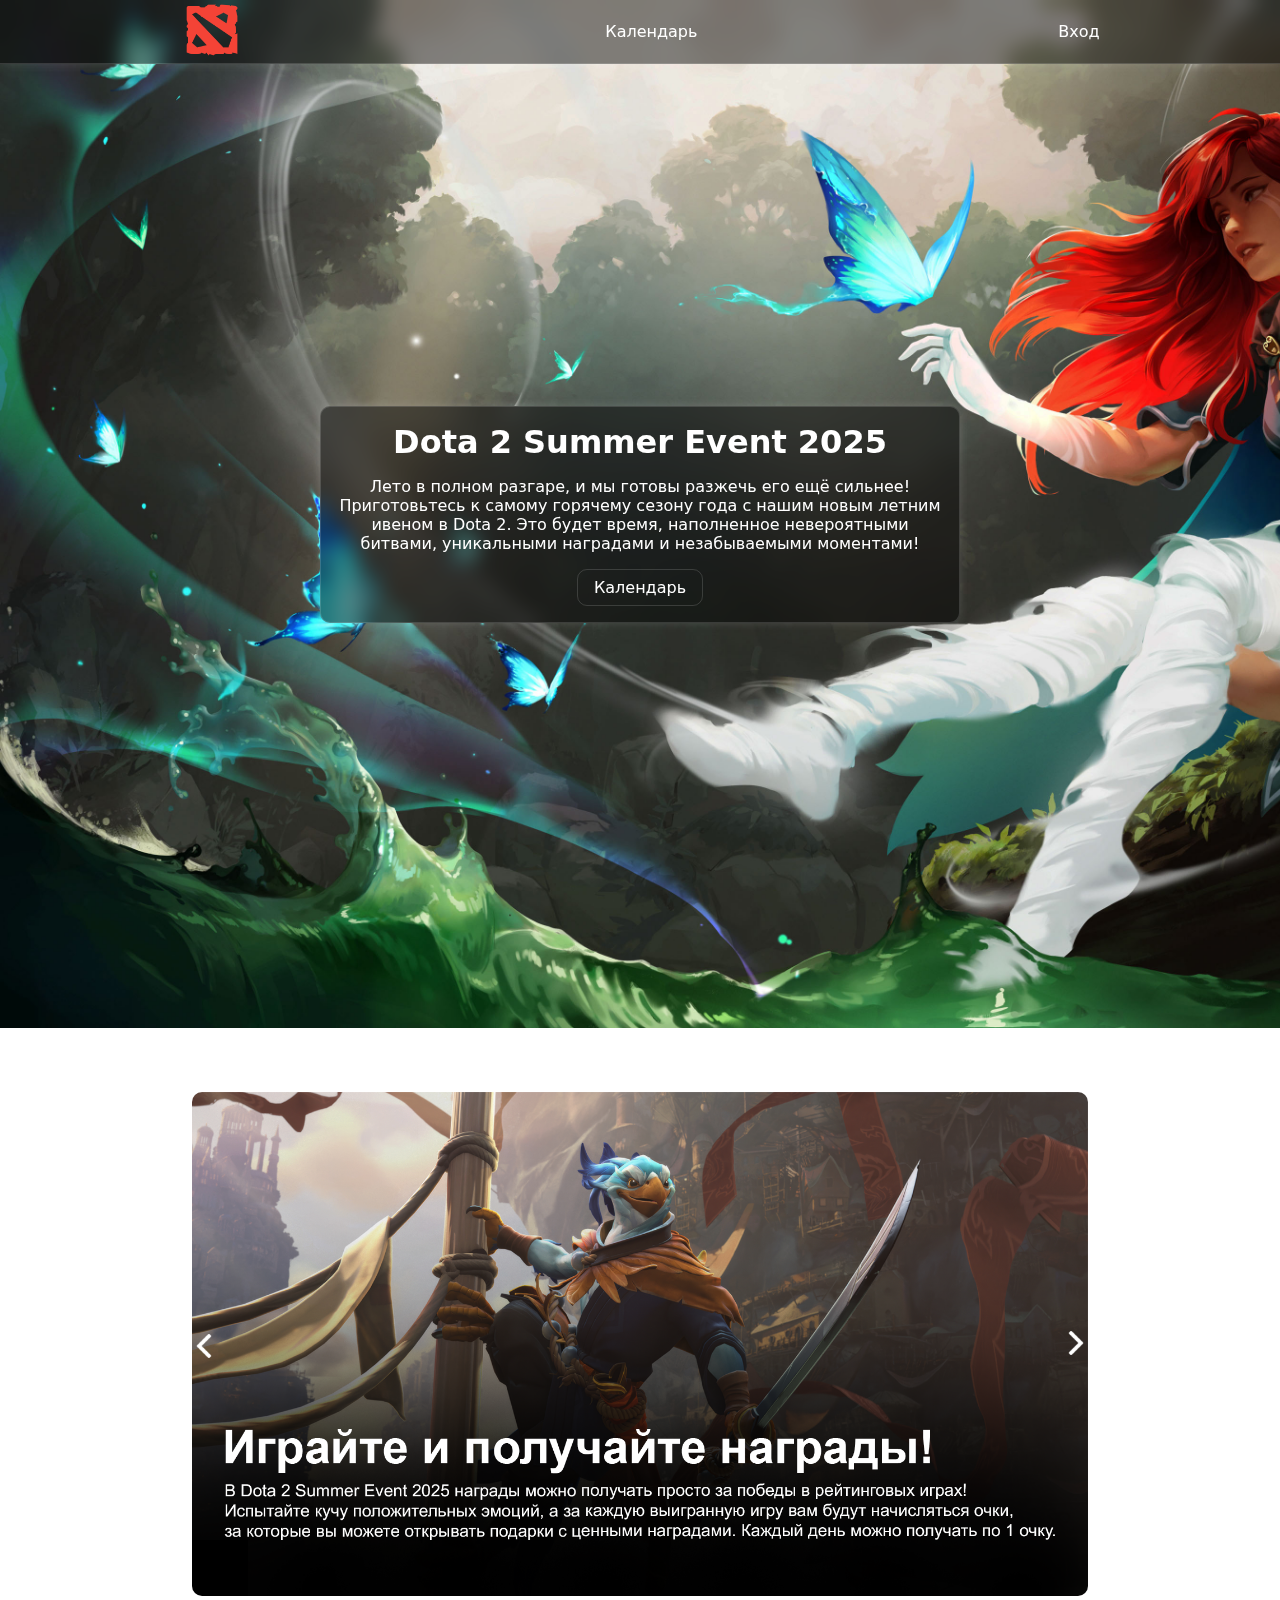
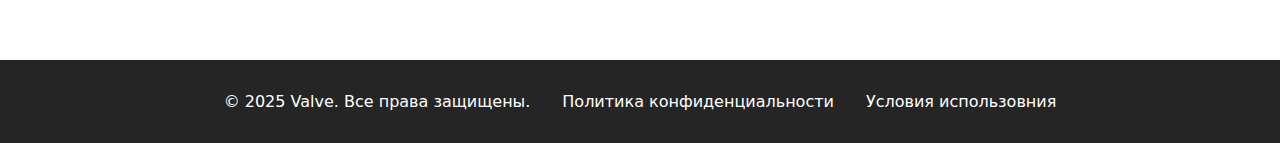
<file: index.html>
<!DOCTYPE html>
<html lang="en">
<head>
    <meta charset="UTF-8">
    <meta name="viewport" content="width=device-width, initial-scale=1.0">
    <title>Dota 2 - Summer Evemt 2025</title>
    <link rel="stylesheet" href="assets/styles/style-base.css">
    <link rel="stylesheet" href="assets/styles/style-index.css">
</head>
<body>
    <nav>
        <a href="index.html" class="logo">
            <img src="assets/images/dota2logo.png" alt="">
        </a>
        <a href="pages/login.html" class="calendar">Календарь</a>
        <div class="auth">
            <a href="pages/login.html">Вход</a>
        </div>
    </nav>
    <div class="main-container">
        <div class="info">
            <h1>Dota 2 Summer Event 2025</h1>
            <p class="text">Лето в полном разгаре, и мы готовы разжечь его ещё сильнее! Приготовьтесь к самому горячему сезону года с нашим новым летним ивеном в Dota 2. Это будет время, наполненное невероятными битвами, уникальными наградами и незабываемыми моментами!</p>
            <a href="pages/login.html" class="btn">Календарь</a>
        </div>
    </div>
    <div class="slider">
        <div class="slides">
            <img src="assets/images/agit1.png" alt="" class="slider-image-1 slider-image">
            <img src="assets/images/agit2.png" alt="" class="slider-image-2 slider-image">
            <img src="assets/images/agit3.png" alt="" class="slider-image-3 slider-image">
        </div>
        <button class="prev-btn arrow-btn"><img src="assets/images/right-arrow.png" alt=""></button>
        <button class="next-btn arrow-btn"><img src="assets/images/right-arrow.png" alt=""></button>
    </div>
    <footer>
        <div class="footer-inner">
            <span>© 2025 Valve. Все права защищены.</span>
            <a href="">Политика конфиденциальности</a>
            <a href="">Условия использовния</a>
        </div>
    </footer>
    <script src="scripts/auth.js"></script>
    <script src="scripts/slider.js"></script>
</body>
</html>
</file>
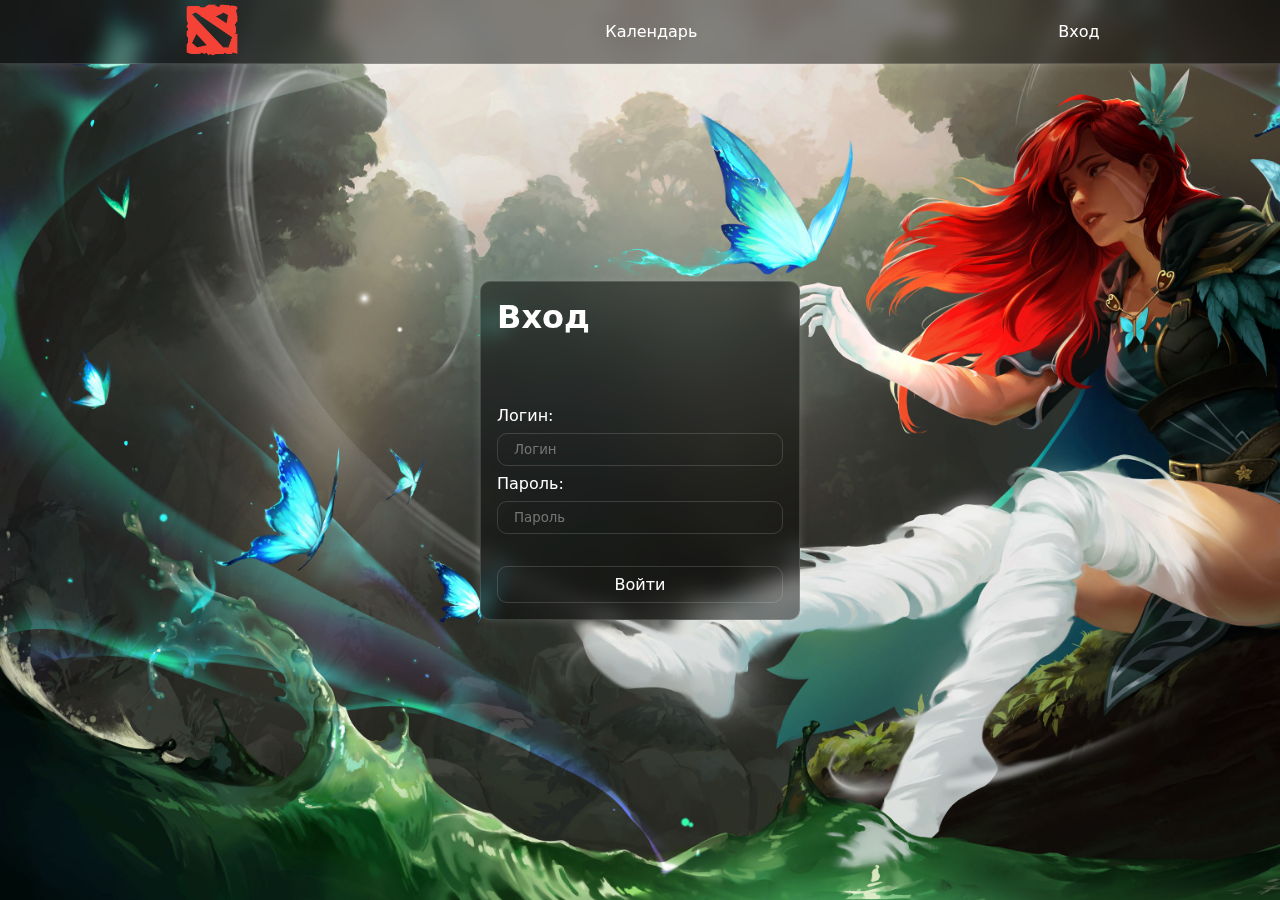
<file: pages/login.html>
<!DOCTYPE html>
<html lang="en">
<head>
    <meta charset="UTF-8">
    <meta name="viewport" content="width=device-width, initial-scale=1.0">
    <title>Dota 2 - Вход</title>
    <link rel="stylesheet" href="../assets/styles/style-base.css">
    <link rel="stylesheet" href="../assets/styles/style-auth.css">
</head>
<body>
    <nav>
        <a href="../index.html" class="logo">
            <img src="../assets/images/dota2logo.png" alt="">
        </a>
        <a href="login.html" class="calendar">Календарь</a>
        <div class="auth">
            <a href="login.html">Вход</a>
        </div>
    </nav>
    <div class="reg-window">
        <h1>Вход <span class="status">Неверный логин или пароль</span></h1>
        <div class="reg-section">
            <p>Логин:</p>
            <input type="text" placeholder="Логин" id="login">
            <p>Пароль:</p>
            <input type="password" placeholder="Пароль" id="password">
        </div>
        <button id="btn" onclick="loginBtn()">Войти</button>
    </div>
    <script src="../scripts/auth.js"></script>
</body>
</html>
</file>
<file: assets/styles/style-base.css>
* {
    margin: 0;
    padding: 0;
    font-family: system-ui, -apple-system, BlinkMacSystemFont, 'Segoe UI', Roboto, Oxygen, Ubuntu, Cantarell, 'Open Sans', 'Helvetica Neue', sans-serif;
    text-decoration: none;
    /* color: #ffffff; */
    box-sizing: border-box;
}

nav {
    z-index: 9999;
    display: flex;
    position: fixed;
    justify-content: space-around;
    align-items: center;
    top: 0;
    width: 100%;
    height: 64px;
    overflow: hidden;
    box-shadow: 0 0 10px 0 #ffffff25;
    border-bottom: 1px solid #ffffff25;
    backdrop-filter: blur(10px);
    background-color: #00000075;
}

nav a {
    color: #ffffff;
}

.logo>img {
    width: 64px;
    height: 64px;
}

.auth {
    display: flex;
    gap: 16px;
}

.calendar {
    background: none;
    outline: none;
    border: none;
    color: #ffffff;
    cursor: pointer;
    font-size: 16px;
}

footer {
    margin-top: 64px;
    display: flex;
    justify-content: center;
    align-items: center;
    padding: 32px 0;
    width: 100%;
    background-color: #252525;
}

footer span, footer a {
    color: #fff;
    text-align: center;
}

.footer-inner {
    width: 70%;
    display: flex;
    flex-wrap: wrap;
    justify-content: center;
    gap: 32px;
}
</file>
<file: assets/styles/style-index.css>
.main-container {
    min-height: calc(100vh + 128px);
    display: flex;
    justify-content: center;
    align-items: center;
    background: url(../images/wr-wallpaper.jpg);
    background-size: cover;
    background-repeat: no-repeat;
}

.main-container p, .main-container h1, .main-container a {
    color: #ffffff;
}

.info {
    width: 50%;
    display: flex;
    justify-content: center;
    align-items: center;
    flex-flow: column;
    padding: 16px;
    gap: 16px;
    background-color: #00000075;
    backdrop-filter: blur(10px);
    border: 1px solid #ffffff25;
    border-radius: 10px;
    box-shadow: 0 0 10px 0 #ffffff25;
}

.info h1 {
    text-align: center;
}
 
.text {
    text-align: center;
}

.btn {
    padding: 8px 16px;
    border: 1px solid #ffffff25;
    border-radius: 10px;
    transition: .2s;
}

.btn:hover {
    background-color: #ffffff25;
    box-shadow: 0 0 5px 0 #ffffff25;
}

.slider {
    border-radius: 10px;
    position: relative;
    display: flex;
    align-items: center;
    justify-content: center;
    overflow: hidden;
    width: 70vw;
    margin: 64px auto;
}

.arrow-btn {
    position: absolute;
    background: none;
    border: none;
    cursor: pointer;
    transition: .2s;
}

.arrow-btn:hover {
    scale: 1.1;
}

.arrow-btn>img {
    width: 24px;
    height: 24px;
}

.next-btn {
    right: 0;
}

.prev-btn {
    left: 0;
}

.prev-btn {
    transform: rotate(180deg);
}

.slides {
    display: flex;
    width: 70vw;
    transition: 1s ease;
}

.slides>img {
    min-width: 100%;
    display: block;
}

.left-arrow {
    transform: rotate(180deg);
}


@media screen and (max-width: 660px) {
    .info {
        width: 80%;
    }
    .slides, .slider {
        width: 100vw;
        border-radius: 0;
    }
}

@media screen and (max-height: 540px) {
    .info {
        margin-top: 64px;
    }
}
</file>
<file: assets/styles/style-auth.css>
body {
    background: url(../images/wr-wallpaper.jpg);
    background-size: cover;
    background-repeat: no-repeat;
    display: flex;
    flex-flow: column;
    justify-content: center;
    align-items: center;
    height: 100vh;
}

.reg-window {
    padding: 16px;
    display: flex;
    flex-flow: column;
    width: 320px;
    gap: 32px;
    background-color: #00000075;
    backdrop-filter: blur(10px);
    border: 1px solid #ffffff25;
    border-radius: 10px;
    box-shadow: 0 0 10px 0 #ffffff25;
}

button {
    padding: 8px 16px;
    border: 1px solid #ffffff25;
    background: none;
    color: #ffffff;
    font-size: 16px;
    cursor: pointer;
    border-radius: 10px;
    transition: .2s;
}

button:hover {
    background-color: #ffffff25;
    box-shadow: 0 0 5px 0 #ffffff25;
}

.reg-window h1, .reg-window p {
    color: #ffffff;
}

.reg-window input {
    padding: 8px 16px;
    border: 1px solid #ffffff25;
    background: none;
    width: 100%;
    border-radius: 10px;
    transition: .2s;
    color: #ffffff;
}

.reg-window input:hover {
    box-shadow: 0 0 5px 0 #ffffff25;
}

.reg-window input:focus {
    background-color: #ffffff25;
    outline: none;
}

.reg-section {
    display: flex;
    flex-flow: column;
    gap: 8px;
}

.status {
    opacity: 0;
    font-size: 14px;
    font-weight: normal;
    color: #ff7070;
    transition: .2s;
}

@media screen and (max-height: 540px) {
    .reg-window {
        margin-top: 64px;
    }
}
</file>
